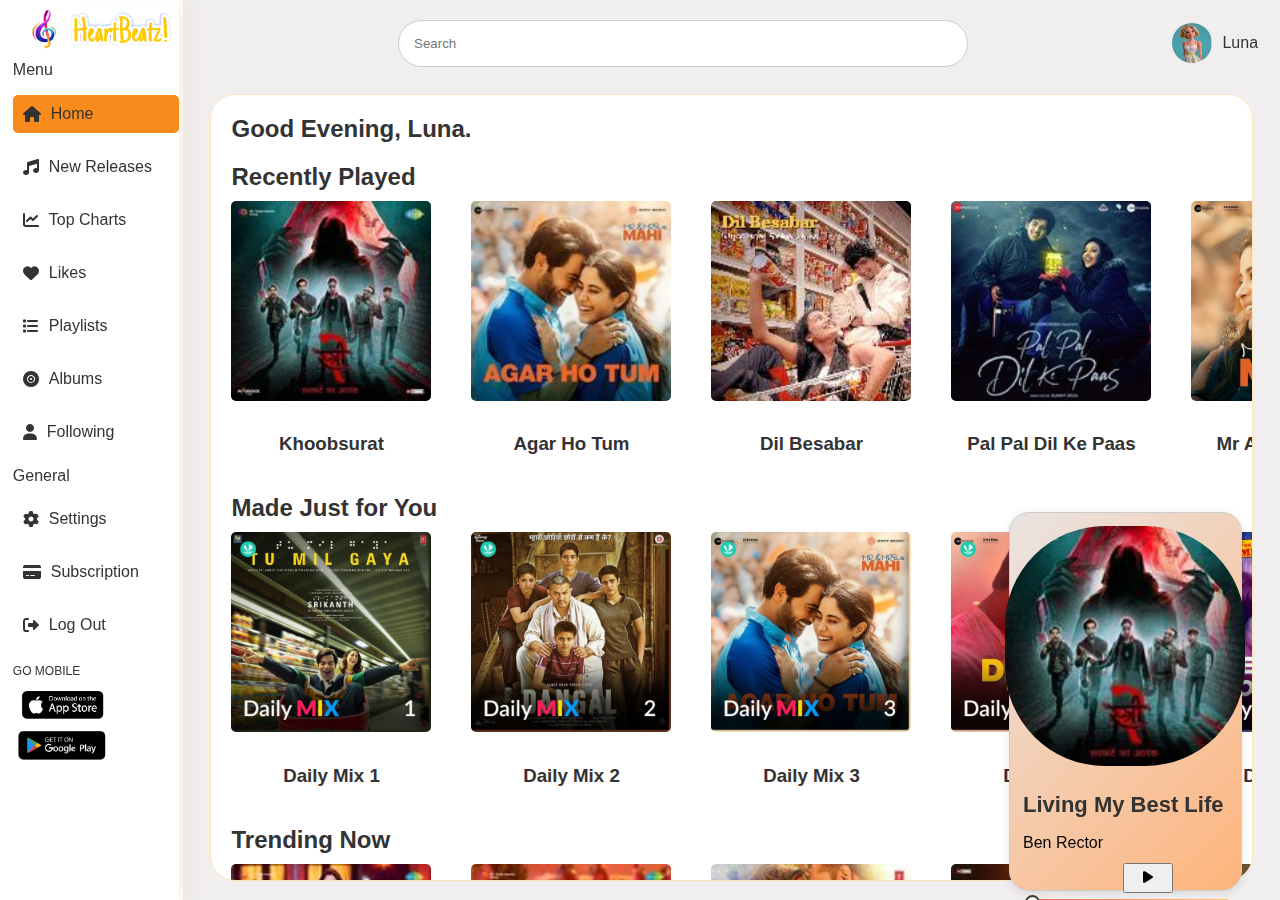
<file: index.html>
<!DOCTYPE html>
<html lang="en">

<head>
  <meta charset="UTF-8">
  <meta name="viewport" content="width=device-width, initial-scale=1.0">
  <title>Fixed Layout with Scrollable Div</title>
  <link rel="stylesheet" href="styles.css">
  <link
      rel="stylesheet"
      href="https://cdnjs.cloudflare.com/ajax/libs/font-awesome/6.0.0/css/all.min.css"
</head>

<body>
  <div class="container">
    <div class="div1">
      <aside class="sidebar">
        <div class="logo">
          <a href="#" id="home-link">
            <img src="Logo.png" alt="HeartBeatz Logo" />

          </a>
        </div>
        <nav class="menu">
          Menu
          <ul>
            <li id="home" class="menu-item active">
              <a href="#"><i class="fa fa-home"></i> Home</a>
            </li>
            <li id="new-releases" class="menu-item">
              <a href="#"><i class="fa fa-music"></i> New Releases</a>
            </li>
            <li id="top-charts" class="menu-item">
              <a href="#"><i class="fa fa-chart-line"></i> Top Charts</a>
            </li>
            <li id="likes" class="menu-item">
              <a href="#"><i class="fa fa-heart"></i> Likes</a>
            </li>
            <li id="playlists" class="menu-item">
              <a href="#"><i class="fa fa-list"></i> Playlists</a>
            </li>
            <li id="albums" class="menu-item">
              <a href="#"><i class="fa fa-record-vinyl"></i> Albums</a>
            </li>
            <li id="following" class="menu-item">
              <a href="#"><i class="fa fa-user"></i> Following</a>
            </li>
          </ul>
          <ul class="general">
            General
            <li>
              <a href="#"><i class="fa fa-cog"></i> Settings</a>
            </li>
            <li>
              <a href="#"><i class="fa fa-credit-card"></i> Subscription</a>
            </li>
            <li id="logout">
              <a href="#" id="logout-link"><i class="fa fa-sign-out-alt"></i> Log Out</a>
          </li>
          </ul>
        </nav>
        <div class="mobile-apps">
          <p>GO MOBILE</p>
          <div class="app-links">
            <a href="#"><img src="App store logo.png" alt="App Store" /></a>
            <a href="#"><img src="Play store logo.png" alt="Google Play" /></a>
          </div>
        </div>
      </aside>
    </div>
    <div class="div2">
      <header>
        <input type="text" placeholder="Search" />
        <div class="user-profile">
          <img src="user.png" alt="User Profile" />
          <span>Luna</span>

        </div>
      </header>
    </div>
    <div class="div3">
      <div class="music-player">
        
        <div class="playing-image">
          <img src="Stree-2.jpg" alt="Album Art" />
        </div>
        <div class="control">
          <div class="track-info">
            <p class="track-title">Living My Best Life</p>
            <p class="track-artist">Ben Rector</p>
          </div>
          <div class="audio-controls">
            <button id="play-pause-btn"><i class="fa fa-play"></i></button>
            <input type="range" id="seekbar" value="0" max="100">
            <span id="current-time">00:00</span> / <span id="duration">00:00</span>
        </div>
        </div>
      </div>
      <div id="div4" class="div4">
        
        <!-- Recently Played Section -->
        <section class="music-section">
          <h2>Good Evening, Luna.</h2>
          <h2>Recently Played</h2>
          <div class="music-list">

            <div class="music-card" data-audio="song1.mp3">
              <img src="Stree-2.jpg" alt="Khoobsurat" />

              <h3>Khoobsurat</h3>
            </div>
            <div class="music-card" data-audio="song2.mp3">

              <img src="Agar-Ho-Tum.jpg" alt="Tu Chahiye Lofi Mix" />
              <h3>Agar Ho Tum</h3>
            </div>
            <div class="music-card" data-audio="song3.mp3">
              <img src="Dil-Besabar.jpg" alt="Khoobsurat" />
              <h3>Dil Besabar</h3>
            </div>
            <div class="music-card">
              <img src="Pal-Pal-Dil-Ke-Paas.jpg" alt="Tu Chahiye Lofi Mix" />
              <h3>Pal Pal Dil Ke Paas</h3>
            </div>
            <div class="music-card" data-audio="song4.mp3">
              <img src="Mr-And-Mrs-Mahi.jpg" alt="Khoobsurat" />
              <h3>Mr And Mrs Mahi</h3>
            </div>
            <div class="music-card" data-audio="song1.mp5">
              <img src="Raanjhana.jpg" alt="Tu Chahiye Lofi Mix" />
              <h3>Raanjhana ve</h3>
            </div>
            <div class="music-card" data-audio="song6.mp3">
              <img src="Kesariya.jpg" alt="Khoobsurat" />
              <h3>Kesariya</h3>
            </div>
            <div class="music-card">
              <img src="Parmanu.jpg" alt="Tu Chahiye Lofi Mix" />
              <h3>Parmanu</h3>
            </div>
            <div class="music-card" data-audio="song7.mp3">
              <img src="Tu.jpg" alt="Khoobsurat" />
              <h3>Tu Chahiye Lofi Mix </h3>
            </div>
            <div class="music-card" data-audio="song8.mp3">
              <img src="Stree-2-2.jpg" alt="Tu Chahiye Lofi Mix" />
              <h3>Stree 2</h3>
            </div>
            <div class="music-card">
              <img src="Pretty-Girl.jpg" alt="Khoobsurat" />
              <h3>Pretty Girl</h3>
            </div>


          </div>
        </section>

        <!-- Made Just for You Section -->
        <section class="music-section">
          <h2>Made Just for You</h2>
          <div class="music-list">
            <div class="music-card" data-audio="song9.mp3">
              <img src="Tum mil gay.png" alt="Daily Mix 1" />
              <h3>Daily Mix 1</h3>
            </div>
            <div class="music-card" data-audio="song7.mp3">
              <img src="Dangal.png" alt="Late Night Mix" />
              <h3>Daily Mix 2</h3>
            </div>
            <div class="music-card" data-audio="song2.mp3">
              <img src="Agar ho tum.png" alt="Daily Mix 1" />
              <h3>Daily Mix 3</h3>
            </div>
            <div class="music-card" data-audio="song4.mp3">
              <img src="Dekha tenu.png" alt="Late Night Mix" />
              <h3>Daily Mix 4</h3>
            </div>
            <div class="music-card">
              <img src="Pee loon.png" alt="Daily Mix 1" />
              <h3>Daily Mix 5</h3>
            </div>
            <div class="music-card" data-audio="song10.mp3">
              <img src="Kaisa hua.png" alt="Late Night Mix" />
              <h3>Daily Mix 6</h3>
            </div>
            <div class="music-card">
              <img src="Late night.png" alt="Daily Mix 1" />
              <h3>Late Night</h3>
            </div>
            <div class="music-card">
              <img src="Back in time.png" alt="Late Night Mix" />
              <h3>Back in time</h3>
            </div>

          </div>
        </section>

        <!-- Trending Now -->
        <section class="music-section">
          <h2>Trending Now</h2>
          <div class="music-list">
            <div class="music-card" data-audio="song11.mp3">
              <img src="Aaj-Ki-Raat.jpg" alt="Daily Mix 1" />
              <h3>Aaj Ki Raat</p>
            </div>
            <div class="music-card" data-audio="song12.mp3">
              <img src="Aayi-Nai.jpg" alt="Late Night Mix" />
              <h3>Aayi Nai</h3>
            </div>
            <div class="music-card" data-audio="song13.mp3">
              <img src="Pehli-Dafa.jpg" alt="Daily Mix 1" />
              <h3>Pehli Dafa</h3>
            </div>
            <div class="music-card" data-audio="song14.mp3">
              <img src="O-Maahi.jpg" alt="Late Night Mix" />
              <h3>O Maahi</h3>
            </div>
            <div class="music-card" data-audio="song15.mp3">
              <img src="Solemate.jpg" alt="Daily Mix 1" />
              <h3>Solemate</h3>
            </div>
            <div class="music-card">
              <img src="Munjya.jpg" alt="Late Night Mix" />
              <h3>Munjya</h3>
            </div>
            <div class="music-card" data-audio="song16.mp3">
              <img src="Rocky-Aur-Rani.jpg" alt="Daily Mix 1" />
              <h3>Rocky Aur Rani</h3>
            </div>
            <div class="music-card" data-audio="song1.mp3">
              <img src="Stree-2.jpg" alt="Late Night Mix" />
              <h3>Stree 2</h3>
            </div>

          </div>
        </section>
        </section>

        <!-- New Releases -->
        <section class="music-section">
          <h2>New Releases</h2>
          <div class="music-list">
            <div class="music-card">
              <img src="Stree-2.jpg" alt="Daily Mix 1" />
              <h3>Stree 2</h3>
            </div>
            <div class="music-card">
              <img src="Khel-Khel-Mein.jpg" alt="Late Night Mix" />
              <h3>Khel Khel Mein</h3>
            </div>
            <div class="music-card">
              <img src="Vedaa.jpg" alt="Daily Mix 1" />
              <h3>Vedaa</h3>
            </div>
            <div class="music-card">
              <img src="Kill.jpg" alt="Late Night Mix" />
              <h3>Kill</h3>
            </div>
            <div class="music-card">
              <img src="Kalki.jpg" alt="Daily Mix 1" />
              <h3>Kalki</h3>
            </div>
            <div class="music-card">
              <img src="Ulajh.jpg" Late Night Mix" />
              <h3>Ulajh</h3>
            </div>
            <div class="music-card">
              <img src="Dheere-Dheere.jpg" alt="Daily Mix 1" />
              <h3>Dheere Dheere</h3>
            </div>
            <div class="music-card">
              <img src="Ghudchadi.jpg" alt="Late Night Mix" />
              <h3>Ghudchadi</h3>
            </div>

          </div>
        </section>
        </section>
      </div>
      <div id="div5" class="div5" style="display: none;">
        <!-- NEW Release -->
        <section class="music-section">
          <h2>New Songs</h2>
          <div class="music-list">
            <div class="music-card">
              <img src="Stree-2.jpg" alt="Daily Mix 1" />
              <h3>Stree 2</h3>
            </div>
            <div class="music-card">
              <img src="Khel-Khel-Mein.jpg" alt="Late Night Mix" />
              <h3>Khel Khel Mein</h3>
            </div>
            <div class="music-card">
              <img src="Vedaa.jpg" alt="Daily Mix 1" />
              <h3>Vedaa</h3>
            </div>
            <div class="music-card">
              <img src="Kill.jpg" alt="Late Night Mix" />
              <h3>Kill</h3>
            </div>
            <div class="music-card">
              <img src="Kalki.jpg" alt="Daily Mix 1" />
              <h3>Kalki</h3>
            </div>
            <div class="music-card">
              <img src="Ulajh.jpg" Late Night Mix" />
              <h3>Ulajh</h3>
            </div>
            <div class="music-card">
              <img src="Dheere-Dheere.jpg" alt="Daily Mix 1" />
              <h3>Dheere Dheere</h3>
            </div>
            <div class="music-card">
              <img src="Ghudchadi.jpg" alt="Late Night Mix" />
              <h3>Ghudchadi</h3>
            </div>

          </div>
        </section>

        <section class="music-section">

          <div class="music-list">
            <div class="music-card" data-audio="song11.mp3">
              <img src="Aaj-Ki-Raat.jpg" alt="Daily Mix 1" />
              <h3>Aaj Ki Raat</p>
            </div>
            <div class="music-card" data-audio="song12.mp3">
              <img src="Aayi-Nai.jpg" alt="Late Night Mix" />
              <h3>Aayi Nai</h3>
            </div>
            <div class="music-card" data-audio="song13.mp3">
              <img src="Pehli-Dafa.jpg" alt="Daily Mix 1" />
              <h3>Pehli Dafa</h3>
            </div>
            <div class="music-card" data-audio="song14.mp3">
              <img src="O-Maahi.jpg" alt="Late Night Mix" />
              <h3>O Maahi</h3>
            </div>
            <div class="music-card" data-audio="song15.mp3">
              <img src="Solemate.jpg" alt="Daily Mix 1" />
              <h3>Solemate</h3>
            </div>
            <div class="music-card">
              <img src="Munjya.jpg" alt="Late Night Mix" />
              <h3>Munjya</h3>
            </div>
            <div class="music-card" data-audio="song16.mp3">
              <img src="Rocky-Aur-Rani.jpg" alt="Daily Mix 1" />
              <h3>Rocky Aur Rani</h3>
            </div>
            <div class="music-card" data-audio="song1.mp3">
              <img src="Stree-2.jpg" alt="Late Night Mix" />
              <h3>Stree 2</h3>
            </div>

          </div>
        </section>
      </div>
      <div id="div6" class="div6" style="display: none;">

        <section class="music-section">

          <h2>Top Chats</h2>
          <div class="music-list">

            <div class="music-card" data-audio="song1.mp3">
              <img src="Stree-2.jpg" alt="Khoobsurat" />

              <h3>Khoobsurat</h3>
            </div>
            <div class="music-card" data-audio="song2.mp3">

              <img src="Agar-Ho-Tum.jpg" alt="Tu Chahiye Lofi Mix" />
              <h3>Agar Ho Tum</h3>
            </div>
            <div class="music-card" data-audio="song3.mp3">
              <img src="Dil-Besabar.jpg" alt="Khoobsurat" />
              <h3>Dil Besabar</h3>
            </div>
            <div class="music-card">
              <img src="Pal-Pal-Dil-Ke-Paas.jpg" alt="Tu Chahiye Lofi Mix" />
              <h3>Pal Pal Dil Ke Paas</h3>
            </div>
            <div class="music-card" data-audio="song4.mp3">
              <img src="Mr-And-Mrs-Mahi.jpg" alt="Khoobsurat" />
              <h3>Mr And Mrs Mahi</h3>
            </div>
            <div class="music-card" data-audio="song1.mp5">
              <img src="Raanjhana.jpg" alt="Tu Chahiye Lofi Mix" />
              <h3>Raanjhana ve</h3>
            </div>
            <div class="music-card" data-audio="song6.mp3">
              <img src="Kesariya.jpg" alt="Khoobsurat" />
              <h3>Kesariya</h3>
            </div>
            <div class="music-card">
              <img src="Parmanu.jpg" alt="Tu Chahiye Lofi Mix" />
              <h3>Parmanu</h3>
            </div>
            <div class="music-card" data-audio="song7.mp3">
              <img src="Tu.jpg" alt="Khoobsurat" />
              <h3>Tu Chahiye Lofi Mix </h3>
            </div>
            <div class="music-card" data-audio="song8.mp3">
              <img src="Stree-2-2.jpg" alt="Tu Chahiye Lofi Mix" />
              <h3>Stree 2</h3>
            </div>
            <div class="music-card">
              <img src="Pretty-Girl.jpg" alt="Khoobsurat" />
              <h3>Pretty Girl</h3>
            </div>


          </div>
        </section>


        <section class="music-section">

          <div class="music-list">
            <div class="music-card" data-audio="song9.mp3">
              <img src="Tum mil gay.png" alt="Daily Mix 1" />
              <h3>Daily Mix 1</h3>
            </div>
            <div class="music-card" data-audio="song7.mp3">
              <img src="Dangal.png" alt="Late Night Mix" />
              <h3>Daily Mix 2</h3>
            </div>
            <div class="music-card" data-audio="song2.mp3">
              <img src="Agar ho tum.png" alt="Daily Mix 1" />
              <h3>Daily Mix 3</h3>
            </div>
            <div class="music-card" data-audio="song4.mp3">
              <img src="Dekha tenu.png" alt="Late Night Mix" />
              <h3>Daily Mix 4</h3>
            </div>
            <div class="music-card">
              <img src="Pee loon.png" alt="Daily Mix 1" />
              <h3>Daily Mix 5</h3>
            </div>
            <div class="music-card" data-audio="song10.mp3">
              <img src="Kaisa hua.png" alt="Late Night Mix" />
              <h3>Daily Mix 6</h3>
            </div>
            <div class="music-card">
              <img src="Late night.png" alt="Daily Mix 1" />
              <h3>Late Night</h3>
            </div>
            <div class="music-card">
              <img src="Back in time.png" alt="Late Night Mix" />
              <h3>Back in time</h3>
            </div>

          </div>
        </section>
      </div>
    </div>

  </div>
  <script src="scripts.js"></script>
</body>

</html>
</file>
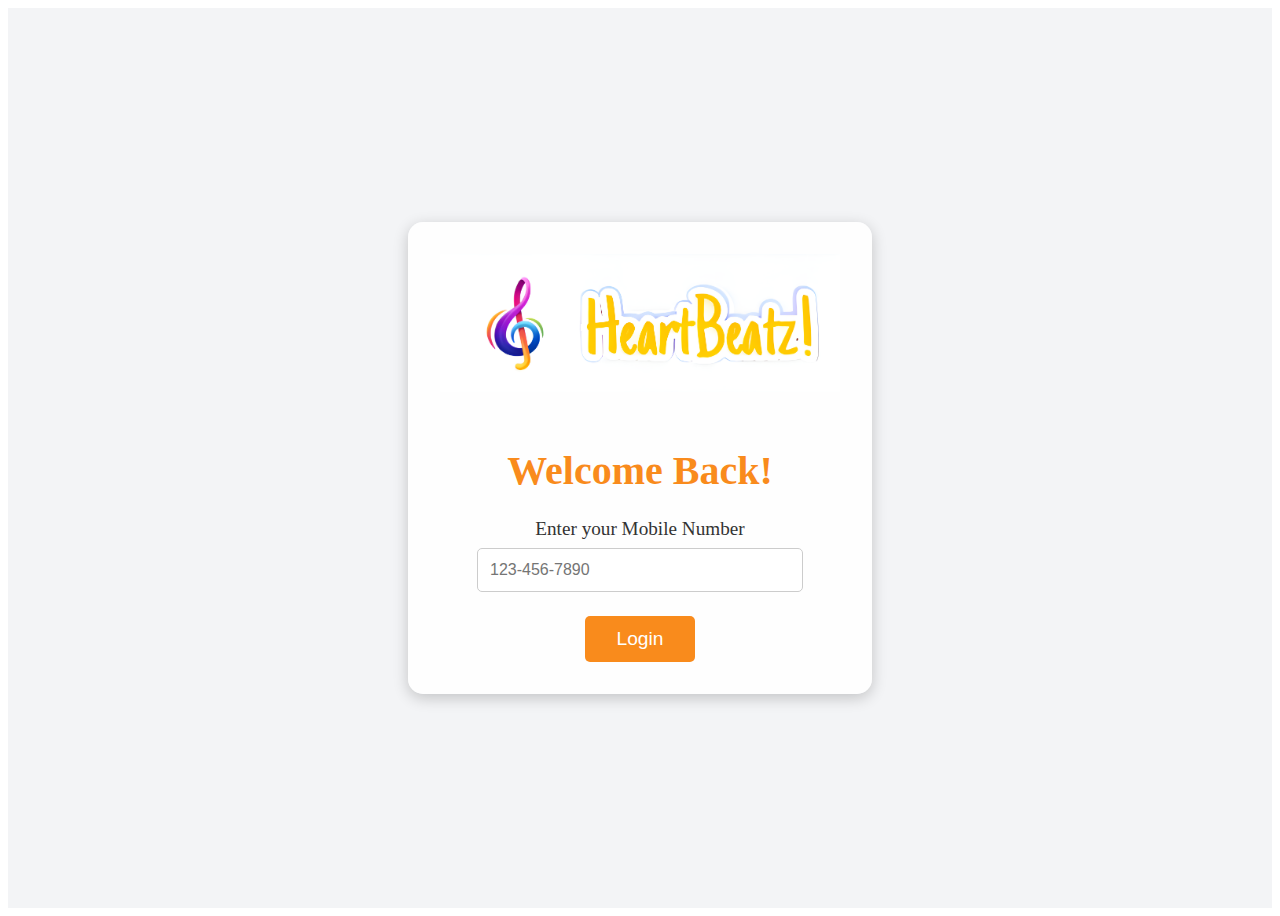
<file: login.html>
<!DOCTYPE html>
<html lang="en">
<head>
    <meta charset="UTF-8">
    <meta name="viewport" content="width=device-width, initial-scale=1.0">
    <title>Login</title>
    <style>
        /* Login Page Styles */
.login-container {
    position: relative;
    width: 100%;
    height: 100vh;
    display: flex;
    justify-content: center;
    align-items: center;
    background-color: #f3f4f6;
    overflow: hidden;
}


.login-content {
    background: rgba(255, 255, 255, 0.85);
    padding: 2rem;
    border-radius: 15px;
    box-shadow: 0 4px 15px rgba(0, 0, 0, 0.2);
    text-align: center;
    animation: fadeIn 1s ease-in-out;
}

.login-content .logo img {
    width: 400px;
    margin-bottom: 1.5rem;
}

.login-content h1 {
    font-size: 2.5rem;
    margin-bottom: 1.5rem;
    color: #f98b1c;
}

.login-content form {
    display: flex;
    flex-direction: column;
    align-items: center;
}

.login-content label {
    font-size: 1.2rem;
    margin-bottom: 0.5rem;
    color: #333;
}

.login-content input[type="text"] {
    padding: 0.75rem;
    font-size: 1rem;
    margin-bottom: 1.5rem;
    width: 100%;
    max-width: 300px;
    border: 1px solid #ccc;
    border-radius: 5px;
}

.login-content button {
    padding: 0.75rem 2rem;
    font-size: 1.2rem;
    color: #fff;
    background-color: #f98b1c;
    border: none;
    border-radius: 5px;
    cursor: pointer;
    transition: background-color 0.3s ease;
}

.login-content button:hover {
    background-color: #e07a1b;
}

@keyframes fadeIn {
    from {
        opacity: 0;
        transform: translateY(-20px);
    }
    to {
        opacity: 1;
        transform: translateY(0);
    }
}

    </style>
</head>
<body>
    
    <div class="login-container">
       
        <div class="login-content">
            <div class="logo">
                <img src="Logo.png" alt="HeartBeatz Logo">
            </div>
            <h1>Welcome Back!</h1>
            <form id="login-form">
                <label for="mobile-number">Enter your Mobile Number</label>
                <input type="text" id="mobile-number" name="mobile-number" placeholder="123-456-7890" required>
                <button type="submit">Login</button>
            </form>
        </div>
    </div>

    <script>
        document.getElementById('login-form').addEventListener('submit', function(e) {
            e.preventDefault(); 
            const mobileNumber = document.getElementById('mobile-number').value;
            
            
            if (/^\d{10}$/.test(mobileNumber)) {
                window.location.href = 'index.html';
            } else {
                alert('Please enter a valid 10-digit mobile number.');
            }
        });
    </script>
</body>
</html>
</file>
<file: styles.css>
body,
html {
  margin: 0;
  padding: 0;
  font-family: "Arial", sans-serif;
  background-color: #f3f4f6;
  color: #333;
  height: 100%;
  overflow: hidden; 
}

container {
  display: flex;
  height: 100vh;
  overflow: hidden;
}

.div1 {
  width: 14.3%;
  background-color: #fff;
  position: fixed;
  height: 100vh;
}

.div2 {
  width: 85.7%;
  height: 8%;
  background-color: #ede7e783;
  position: fixed;
  top: 0;
  right: 0;
}

.div3 {
  width: 85.7%; 
  height: 92%; 
  background-color: #ede7e783;
  position: fixed;
  right: 0;
  bottom: 0;
}

.div4 {
  margin: 2%;
  
  margin-left: 2.5%;
  width: 95%;
  height: 95%;
  border: 1.5px solid #ffe4b5;
  overflow-y: auto;

  border-radius: 25px;
  overflow-y: scroll; 
  background-color: #fff;
  
  box-sizing: border-box;
}

.div5 {
  margin: 2%;
  
  margin-left: 2.5%;
  width: 95%;
  height: 95%;
  border: 1.5px solid #ffe4b5;
  overflow-y: auto;

  border-radius: 25px;
  overflow-y: scroll; 
  background-color: #fff;
  
  box-sizing: border-box;
}
.div6 {
  margin: 2%;
 
  margin-left: 2.5%;
  width: 95%;
  height: 95%;
  border: 1.5px solid #ffe4b5;
  overflow-y: auto;

  border-radius: 25px;
  overflow-y: scroll; 
  background-color: #fff;
  
  box-sizing: border-box;
}

.div4,
.div5,
.div6 {
  transition: display 0.3s ease-in-out; 
}

/* Sidebar Styles */
.sidebar {
  width: 13%;
  height: 100vh;
  background-color: #fff;
  border: #ff0000;
  box-shadow: 10px 0 18px rgba(223, 105, 8, 0.1);
  
  position: fixed;
  padding-left: 1%;
}

.logo img {
  width: 100%;
}

.logo h1 {
  font-size: 24px;
  margin-top: 10px;
  color: #333;
}

.menu ul,
.general {
  list-style-type: none;
  padding: 0;
}

.menu ul li,
.general li {
  margin: 15px 0;
  padding: 10px;
}

.menu ul li.active {
  background-color: #f98b1c;
  border-radius: 5px;
}

.menu ul li a,
.general li a {
  text-decoration: none;
  color: #333;
  display: flex;
  align-items: center;
}

.menu ul li a i,
.general li a i {
  margin-right: 10px;
}
.mobile-apps {
  margin-top: 20px;
}

.mobile-apps p {
  font-size: 12px;
  margin-bottom: 10px;
}

.app-links img {
 
  width: 100px;
  margin-right: 10px;
}



header {
  display: flex;
  justify-content: space-between;
  align-items: center;
  
  margin-top: 1.8%;
  margin-right: 2%;
}

header input[type="text"] {
  width: 50%;

  padding: 15px;
  border: 1px solid #ccc;
  border-radius: 50px;
  margin-left: 20%;
}

.user-profile {
  display: flex;
  align-items: center;
  position: relative;
  cursor: pointer;
}

.user-profile img {
  width: 40px;
  height: 40px;
  border-radius: 50%;
  margin-right: 10px;
}



/* Music Sections */
.music-section {
  margin-bottom: 20px;
  padding-left: 20px;
}

.music-section h2 {
  font-size: 24px;
  margin-bottom: 10px;
}

.music-section p {
  font-size: 18px;
  margin-bottom: 15px;
}

.music-list {
  display: flex;
  gap: 25px;
  overflow-x: auto;
  scroll-behavior: smooth;
}

.music-card {
  flex: 0 0 auto;
  width: 200px;
  margin-right: 15px;
  text-align: center;
}

.music-card img {
  width: 100%;
  border-radius: 5px;
  margin-bottom: 10px;
  cursor: pointer;
}



.music-player {
  position: fixed;
  bottom: 1%;
  right: 3%;
  width: 16%;
  height: 39%;
  padding: 1%;
  background-color: #fff;
  border: 1px solid #ccc;
  display: flex;
  flex-direction: column;
  align-items: center;
  background: linear-gradient(135deg, #eae4e2, #feb47b);
  box-shadow: 0 4px 15px rgba(0, 0, 0, 0.2);
  box-shadow: 0 2px 10px rgba(0, 0, 0, 0.1);
  border-radius: 20px;
  z-index: 1;
}



.track-info {
  flex: 1;
}

.track-title {
  font-size: 20px;
  margin-bottom: 5px;
  font-weight: 700;
  justify-content: center;
}

.track-artist {
  font-size: 14px;
  color: #666;
  justify-content: center;
}

.player-controls {
  display: flex;
  align-items: center;
  margin-top: 30px;
}
.player-controls button {
  padding: 10px 20px;
  margin: 5px;
  font-size: 16px;
  cursor: pointer;
  background-color: #fff;
  border: 2px solid #ff7e5f;
  border-radius: 50%;
  width: 50px;
  height: 50px;
  font-size: 20px;
  transition: transform 0.2s ease-in-out;
}
.player-controls button:hover {
  transform: scale(1.5);
  background-color: #ff7e5f;
  color: #fff;
}

.player-controls .control-btn {
  background-color: transparent;
  border: none;
  font-size: 20px;
  margin: 0 8px;
  cursor: pointer;
}
#play-pause-btn {
  margin-left: 100PX;
  width: 50PX;
  height: 30PX;
  margin-top: -100PX;
}
#seekbar {
  -webkit-appearance: none;
  appearance: none;
  width: 100%;
  height: 8px;
  background: linear-gradient(90deg, #ff5f5f 0%, #fec57b 100%);
  outline: none;
  border-radius: 5px;
  transition: background 0.3s ease;
}

#seekbar::-webkit-slider-thumb {
  -webkit-appearance: none;
  appearance: none;
  width: 15px;
  height: 15px;
  background: #fff;
  border: 2px solid #3b372c;
  border-radius: 50%;
  cursor: pointer;
}

.playing-image img {
  animation: spin 4s linear infinite;
}

@keyframes spin {
  0% { transform: rotate(0deg); }
  100% { transform: rotate(360deg); }
}

.playing-image img {
  height: 15rem;
  
  border-radius: 100PX;
  /* padding-left: 21px; */
  justify-content: center;
  margin: auto;
  
}
/* Hide scrollbar but keep scrolling */
.music-list {
  overflow-x: hidden;
  scroll-behavior: smooth;
  transition: overflow-x 0.3s ease-in-out;
}

/* Show scrollbar on hover */
.music-list:hover {
  overflow-x: auto;
}

.music-list::-webkit-scrollbar {
  height: 8px;
}

.music-list::-webkit-scrollbar-thumb {
  background-color: #ccc;
  border-radius: 10px;
}

.music-card {
  position: relative;
  text-align: center;
}

.music-card img {
  width: 100%;
  border-radius: 5px;
}

@media (max-width: 768px) {
  .music-player {
      width: 80%;
      bottom: 10%;
  }
  .player-controls button {
      width: 40px;
      height: 40px;
  }
}
.track-title {
  font-family: 'Poppins', sans-serif;
  font-size: 22px;
}

.track-artist {
  font-family: 'Roboto', sans-serif;
  font-size: 16px;
  color: #000000;
}
</file>
